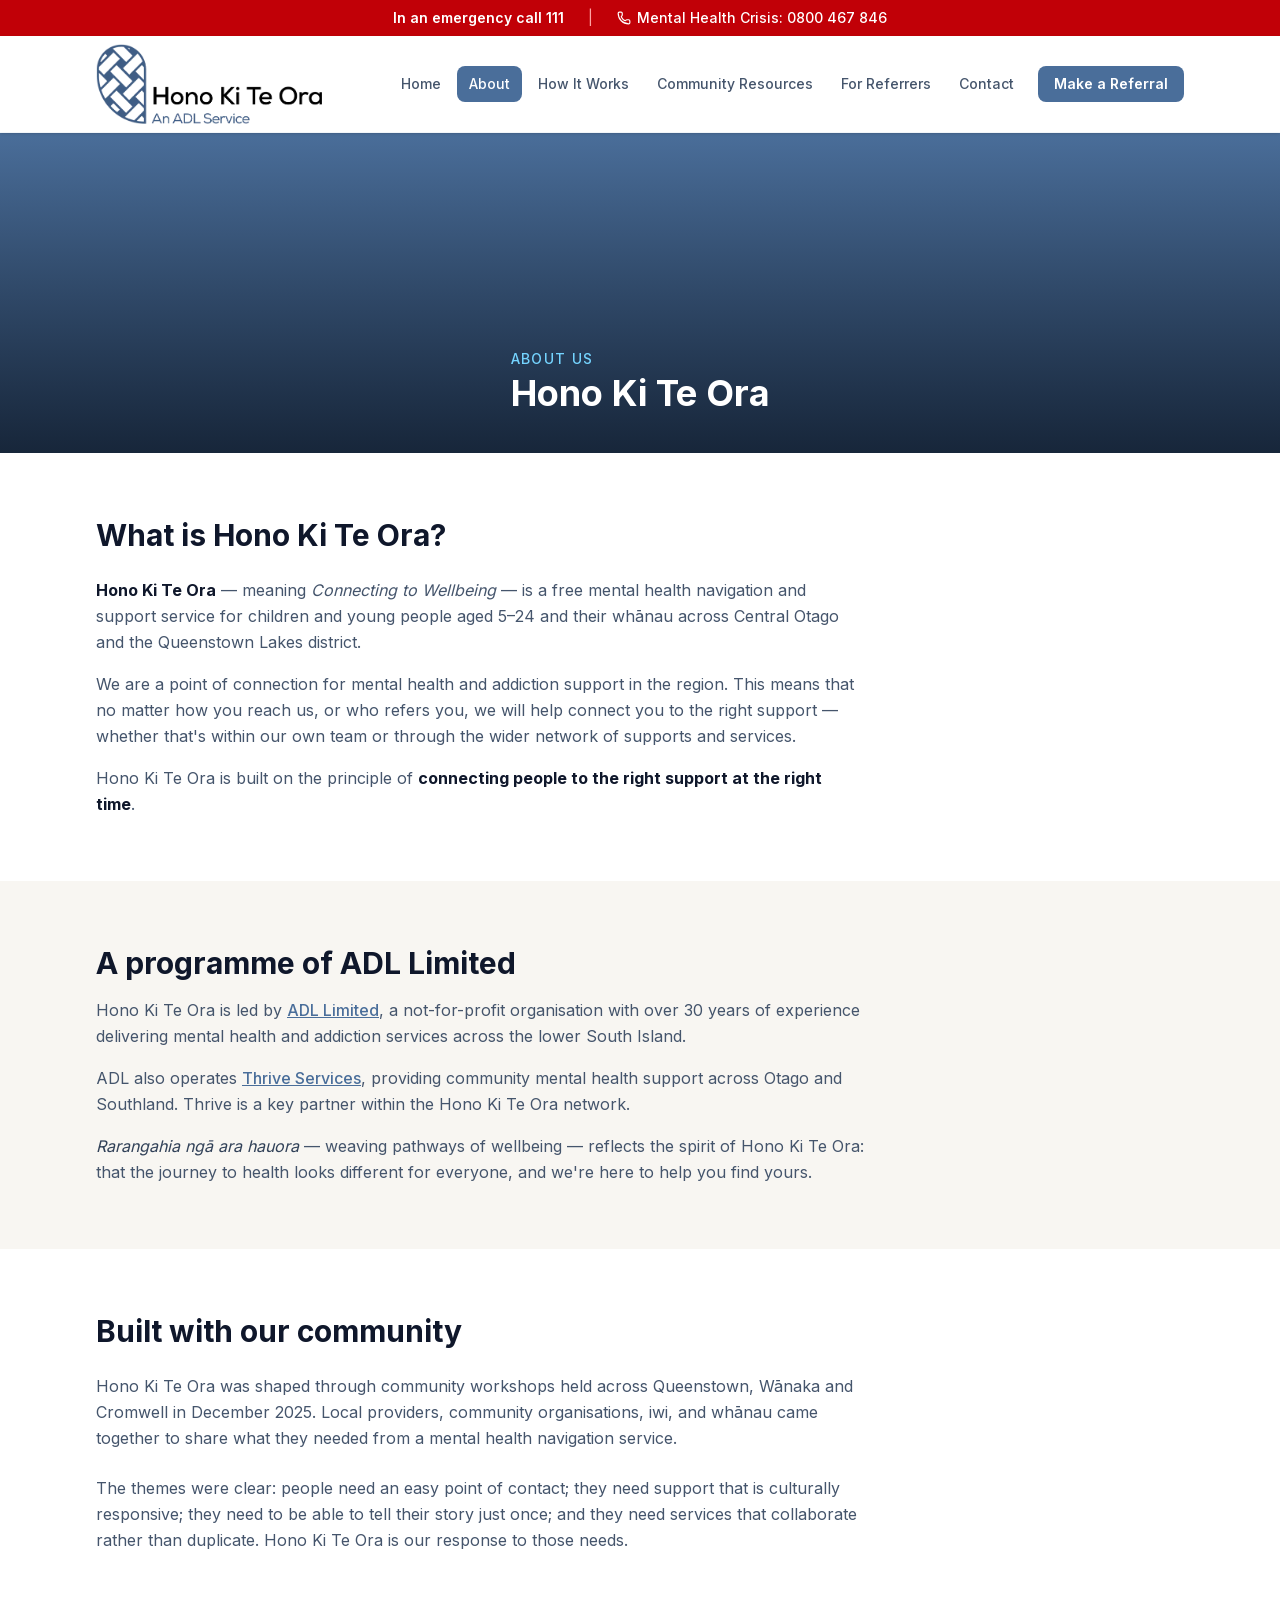
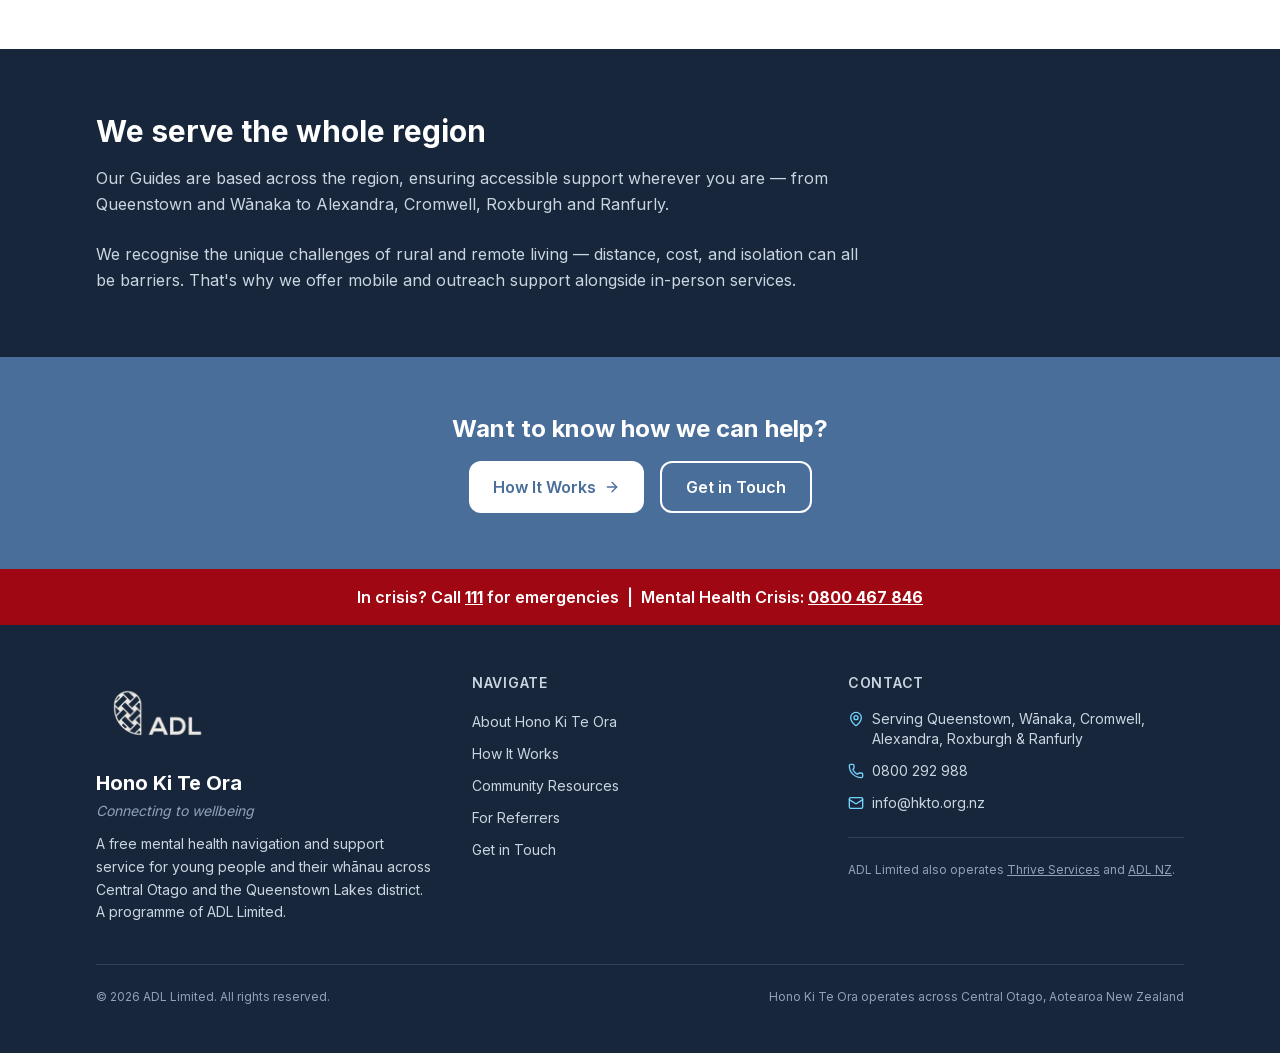
<file: about.html>
<!DOCTYPE html>
<html lang="en-NZ">

<head>
    <meta charset="utf-8" />
    <meta name="viewport" content="width=device-width, initial-scale=1" />
    <link rel="preload" href="media/83afe278b6a6bb3c-s.p.3a6ba036.woff2" as="font" crossorigin="" type="font/woff2" />
    <link rel="stylesheet" href="b2fbe41d7eb8060f.css" />
    <title>About | Hono Ki Te Ora</title>
    <meta name="description" content="Learn about Hono Ki Te Ora — a free mental health navigation and support service for Central Otago, led by ADL Limited." />
    <link rel="icon" href="favicon.ico" sizes="256x256" type="image/x-icon" />
    <style>.photo-fallback { background: linear-gradient(120deg, #4A6E9A, #17263a); }</style>
</head>

<body class="flex flex-col min-h-screen">
    <div class="bg-red-700 text-white text-sm py-2 px-4">
        <div class="max-w-6xl mx-auto flex flex-wrap items-center justify-center gap-x-6 gap-y-1 text-center">
            <span class="font-semibold">In an emergency call 111</span>
            <span class="hidden sm:inline text-red-300">|</span>
            <a href="tel:08004678462" class="flex items-center gap-1.5 hover:underline font-medium">
                <svg xmlns="http://www.w3.org/2000/svg" width="24" height="24" viewBox="0 0 24 24" fill="none" stroke="currentColor" stroke-width="2" stroke-linecap="round" stroke-linejoin="round" class="w-3.5 h-3.5" aria-hidden="true"><path d="M13.832 16.568a1 1 0 0 0 1.213-.303l.355-.465A2 2 0 0 1 17 15h3a2 2 0 0 1 2 2v3a2 2 0 0 1-2 2A18 18 0 0 1 2 4a2 2 0 0 1 2-2h3a2 2 0 0 1 2 2v3a2 2 0 0 1-.8 1.6l-.468.351a1 1 0 0 0-.292 1.233 14 14 0 0 0 6.392 6.384"></path></svg>
                Mental Health Crisis: 0800 467 846
            </a>
        </div>
    </div>

    <header class="relative bg-white border-b border-slate-100 sticky top-0 z-50 shadow-sm">
        <div class="max-w-6xl mx-auto px-4 sm:px-6 lg:px-8">
            <div class="flex items-center justify-between h-24 py-2">
                <a class="flex items-center group" aria-label="Hono Ki Te Ora — An ADL Service" href="index.html">
                    <img alt="Hono Ki Te Ora — An ADL Service" class="h-20 w-auto" src="logos/hkto-logo.webp" />
                </a>
                <nav class="hidden md:flex items-center gap-1">
                    <a class="px-3 py-2 rounded-lg text-sm font-medium transition-colors text-slate-600 hover:text-[#4A6E9A] hover:bg-blue-50" href="index.html">Home</a>
                    <a class="px-3 py-2 rounded-lg text-sm font-medium transition-colors bg-[#4A6E9A] text-white" href="about.html">About</a>
                    <a class="px-3 py-2 rounded-lg text-sm font-medium transition-colors text-slate-600 hover:text-[#4A6E9A] hover:bg-blue-50" href="how-it-works.html">How It Works</a>
                    <a class="px-3 py-2 rounded-lg text-sm font-medium transition-colors text-slate-600 hover:text-[#4A6E9A] hover:bg-blue-50" href="central-lakes-directory.html">Community Resources</a>
                    <a class="px-3 py-2 rounded-lg text-sm font-medium transition-colors text-slate-600 hover:text-[#4A6E9A] hover:bg-blue-50" href="for-referrers.html">For Referrers</a>
                    <a class="px-3 py-2 rounded-lg text-sm font-medium transition-colors text-slate-600 hover:text-[#4A6E9A] hover:bg-blue-50" href="contact.html">Contact</a>
                    <a class="ml-2 px-4 py-2 bg-[#4A6E9A] hover:bg-[#3d5c82] text-white text-sm font-semibold rounded-lg transition-colors" href="referral.html">Make a Referral</a>
                </nav>
                <button id="mb" class="md:hidden p-2 rounded-lg text-slate-600 hover:bg-slate-100" aria-label="Toggle menu">
                    <svg xmlns="http://www.w3.org/2000/svg" width="24" height="24" viewBox="0 0 24 24" fill="none" stroke="currentColor" stroke-width="2" stroke-linecap="round" stroke-linejoin="round" class="w-5 h-5" aria-hidden="true"><path d="M4 5h16"></path><path d="M4 12h16"></path><path d="M4 19h16"></path></svg>
                </button>
            </div>
            <div id="mm" class="hidden md:hidden border-t border-slate-100 py-3 space-y-1">
                <a class="block px-3 py-2 rounded-lg text-sm font-medium text-slate-600 hover:bg-slate-50" href="index.html">Home</a>
                <a class="block px-3 py-2 rounded-lg text-sm font-medium text-slate-600 hover:bg-slate-50" href="about.html">About</a>
                <a class="block px-3 py-2 rounded-lg text-sm font-medium text-slate-600 hover:bg-slate-50" href="how-it-works.html">How It Works</a>
                <a class="block px-3 py-2 rounded-lg text-sm font-medium text-slate-600 hover:bg-slate-50" href="central-lakes-directory.html">Community Resources</a>
                <a class="block px-3 py-2 rounded-lg text-sm font-medium text-slate-600 hover:bg-slate-50" href="for-referrers.html">For Referrers</a>
                <a class="block px-3 py-2 rounded-lg text-sm font-medium text-slate-600 hover:bg-slate-50" href="contact.html">Contact</a>
            </div>
        </div>
    </header>

    <main class="flex-1">
<main class="flex-1"><section class="relative h-64 sm:h-80 flex items-end bg-gradient-to-b from-[#4A6E9A] to-[#17263a]"><div class="relative z-10 max-w-6xl mx-auto px-4 sm:px-6 lg:px-8 pb-10"><p class="text-sky-300 text-sm font-medium uppercase tracking-widest mb-1">About us</p><h1 class="text-3xl sm:text-4xl font-bold text-white">Hono Ki Te Ora</h1></div></section><section class="py-16 bg-white"><div class="max-w-6xl mx-auto px-4 sm:px-6 lg:px-8"><div class="max-w-3xl"><h2 class="text-2xl sm:text-3xl font-bold text-slate-900 mb-6">What is Hono Ki Te Ora?</h2><div class="space-y-4 text-slate-600 leading-relaxed"><p><strong class="text-slate-900">Hono Ki Te Ora</strong> — meaning <em>Connecting to Wellbeing</em> — is a free mental health navigation and support service for children and young people aged 5–24 and their whānau across Central Otago and the Queenstown Lakes district.</p><p>We are a point of connection for mental health and addiction support in the region. This means that no matter how you reach us, or who refers you, we will help connect you to the right support — whether that&#x27;s within our own team or through the wider network of supports and services.</p><p>Hono Ki Te Ora is built on the principle of<!-- --> <strong class="text-slate-900">connecting people to the right support at the right time</strong>.</p></div></div></div></section><section class="py-16 bg-[#f8f6f2]"><div class="max-w-6xl mx-auto px-4 sm:px-6 lg:px-8"><div class="max-w-3xl"><h2 class="text-2xl sm:text-3xl font-bold text-slate-900 mb-4">A programme of ADL Limited</h2><div class="space-y-4 text-slate-600 leading-relaxed"><p>Hono Ki Te Ora is led by<!-- --> <a href="https://www.adlnz.org.nz" target="_blank" rel="noopener noreferrer" class="text-[#4A6E9A] font-medium underline">ADL Limited</a>, a not-for-profit organisation with over 30 years of experience delivering mental health and addiction services across the lower South Island.</p><p>ADL also operates<!-- --> <a href="https://www.thriveservices.org.nz" target="_blank" rel="noopener noreferrer" class="text-[#4A6E9A] font-medium underline">Thrive Services</a>, providing community mental health support across Otago and Southland. Thrive is a key partner within the Hono Ki Te Ora network.</p><p><em class="text-slate-700">Rarangahia ngā ara hauora</em> <!-- -->— weaving pathways of wellbeing — reflects the spirit of Hono Ki Te Ora: that the journey to health looks different for everyone, and we&#x27;re here to help you find yours.</p></div></div></div></section><section class="py-16 bg-white"><div class="max-w-6xl mx-auto px-4 sm:px-6 lg:px-8"><div class="max-w-3xl"><h2 class="text-2xl sm:text-3xl font-bold text-slate-900 mb-6">Built with our community</h2><p class="text-slate-600 leading-relaxed mb-6">Hono Ki Te Ora was shaped through community workshops held across Queenstown, Wānaka and Cromwell in December 2025. Local providers, community organisations, iwi, and whānau came together to share what they needed from a mental health navigation service.</p><p class="text-slate-600 leading-relaxed mb-8">The themes were clear: people need an easy point of contact; they need support that is culturally responsive; they need to be able to tell their story just once; and they need services that collaborate rather than duplicate. Hono Ki Te Ora is our response to those needs.</p></div></div></section><section class="py-16 bg-[#17263a] text-white"><div class="max-w-6xl mx-auto px-4 sm:px-6 lg:px-8"><div class="max-w-3xl"><h2 class="text-2xl sm:text-3xl font-bold mb-4">We serve the whole region</h2><p class="text-slate-300 leading-relaxed mb-6">Our Guides are based across the region, ensuring accessible support wherever you are — from Queenstown and Wānaka to Alexandra, Cromwell, Roxburgh and Ranfurly.</p><p class="text-slate-300 leading-relaxed">We recognise the unique challenges of rural and remote living — distance, cost, and isolation can all be barriers. That&#x27;s why we offer mobile and outreach support alongside in-person services.</p></div></div></section><section class="py-14 bg-[#4A6E9A]"><div class="max-w-3xl mx-auto px-4 text-center"><h2 class="text-2xl font-bold text-white mb-4">Want to know how we can help?</h2><div class="flex flex-wrap gap-4 justify-center"><a class="inline-flex items-center gap-2 px-6 py-3 bg-white text-[#4A6E9A] font-semibold rounded-xl hover:bg-blue-50 transition-colors" href="how-it-works.html">How It Works <svg xmlns="http://www.w3.org/2000/svg" width="24" height="24" viewBox="0 0 24 24" fill="none" stroke="currentColor" stroke-width="2" stroke-linecap="round" stroke-linejoin="round" class="lucide lucide-arrow-right w-4 h-4" aria-hidden="true"><path d="M5 12h14"></path><path d="m12 5 7 7-7 7"></path></svg></a><a class="inline-flex items-center gap-2 px-6 py-3 border-2 border-white text-white font-semibold rounded-xl hover:bg-white/10 transition-colors" href="contact.html">Get in Touch</a></div></div></section></main>
    </main>

    <footer class="bg-[#17263a] text-white">
        <div class="bg-red-800 px-4 py-4">
            <div class="max-w-6xl mx-auto text-center">
                <p class="font-semibold text-sm sm:text-base">In crisis? Call <a href="tel:111" class="underline font-bold">111</a> for emergencies &nbsp;|&nbsp; Mental Health Crisis: <a href="tel:08004678462" class="underline font-bold">0800 467 846</a></p>
            </div>
        </div>
        <div class="max-w-6xl mx-auto px-4 sm:px-6 lg:px-8 py-12">
            <div class="grid grid-cols-1 md:grid-cols-3 gap-10">
                <div>
                    <div class="flex items-center gap-3 mb-4"><img alt="ADL" class="h-20 w-auto" src="logos/adl-landscape-reversed.webp" /></div>
                    <h2 class="text-xl font-bold mb-1">Hono Ki Te Ora</h2>
                    <p class="text-slate-400 text-sm italic mb-3">Connecting to wellbeing</p>
                    <p class="text-slate-300 text-sm leading-relaxed">A free mental health navigation and support service for young people and their whānau across Central Otago and the Queenstown Lakes district. A programme of ADL Limited.</p>
                </div>
                <div>
                    <h3 class="text-sm font-semibold uppercase tracking-wider text-slate-300 mb-4">Navigate</h3>
                    <ul class="space-y-2">
                        <li><a class="text-slate-300 hover:text-white text-sm transition-colors" href="about.html">About Hono Ki Te Ora</a></li>
                        <li><a class="text-slate-300 hover:text-white text-sm transition-colors" href="how-it-works.html">How It Works</a></li>
                        <li><a class="text-slate-300 hover:text-white text-sm transition-colors" href="central-lakes-directory.html">Community Resources</a></li>
                        <li><a class="text-slate-300 hover:text-white text-sm transition-colors" href="for-referrers.html">For Referrers</a></li>
                        <li><a class="text-slate-300 hover:text-white text-sm transition-colors" href="contact.html">Get in Touch</a></li>
                    </ul>
                </div>
                <div>
                    <h3 class="text-sm font-semibold uppercase tracking-wider text-slate-300 mb-4">Contact</h3>
                    <ul class="space-y-3 text-sm text-slate-300">
                        <li class="flex items-start gap-2"><svg xmlns="http://www.w3.org/2000/svg" width="24" height="24" viewBox="0 0 24 24" fill="none" stroke="currentColor" stroke-width="2" stroke-linecap="round" stroke-linejoin="round" class="w-4 h-4 mt-0.5 shrink-0 text-sky-300" aria-hidden="true"><path d="M20 10c0 4.993-5.539 10.193-7.399 11.799a1 1 0 0 1-1.202 0C9.539 20.193 4 14.993 4 10a8 8 0 0 1 16 0"></path><circle cx="12" cy="10" r="3"></circle></svg><span>Serving Queenstown, Wānaka, Cromwell, Alexandra, Roxburgh &amp; Ranfurly</span></li>
                        <li class="flex items-center gap-2"><svg xmlns="http://www.w3.org/2000/svg" width="24" height="24" viewBox="0 0 24 24" fill="none" stroke="currentColor" stroke-width="2" stroke-linecap="round" stroke-linejoin="round" class="w-4 h-4 shrink-0 text-sky-300" aria-hidden="true"><path d="M13.832 16.568a1 1 0 0 0 1.213-.303l.355-.465A2 2 0 0 1 17 15h3a2 2 0 0 1 2 2v3a2 2 0 0 1-2 2A18 18 0 0 1 2 4a2 2 0 0 1 2-2h3a2 2 0 0 1 2 2v3a2 2 0 0 1-.8 1.6l-.468.351a1 1 0 0 0-.292 1.233 14 14 0 0 0 6.392 6.384"></path></svg><a href="tel:0800292988" class="hover:text-white transition-colors">0800 292 988</a></li>
                        <li class="flex items-center gap-2"><svg xmlns="http://www.w3.org/2000/svg" width="24" height="24" viewBox="0 0 24 24" fill="none" stroke="currentColor" stroke-width="2" stroke-linecap="round" stroke-linejoin="round" class="w-4 h-4 shrink-0 text-sky-300" aria-hidden="true"><path d="m22 7-8.991 5.727a2 2 0 0 1-2.009 0L2 7"></path><rect x="2" y="4" width="20" height="16" rx="2"></rect></svg><a href="mailto:info@hkto.org.nz" class="hover:text-white transition-colors">info@hkto.org.nz</a></li>
                    </ul>
                    <div class="mt-6 pt-6 border-t border-slate-700">
                        <p class="text-xs text-slate-400">ADL Limited also operates <a href="https://www.thriveservices.org.nz" target="_blank" rel="noopener noreferrer" class="text-slate-400 hover:text-white underline">Thrive Services</a> and <a href="https://www.adlnz.org.nz" target="_blank" rel="noopener noreferrer" class="text-slate-400 hover:text-white underline">ADL NZ</a>.</p>
                    </div>
                </div>
            </div>
            <div class="mt-10 pt-6 border-t border-slate-700 flex flex-col sm:flex-row items-center justify-between gap-2 text-xs text-slate-400">
                <p>© 2026 ADL Limited. All rights reserved.</p>
                <p>Hono Ki Te Ora operates across Central Otago, Aotearoa New Zealand</p>
            </div>
        </div>
    </footer>

    <script>
        document.getElementById("mb").onclick = () => document.getElementById("mm").classList.toggle("hidden");
    </script>
    <script src="link-mode.js" defer></script>
</body>

</html>
</file>
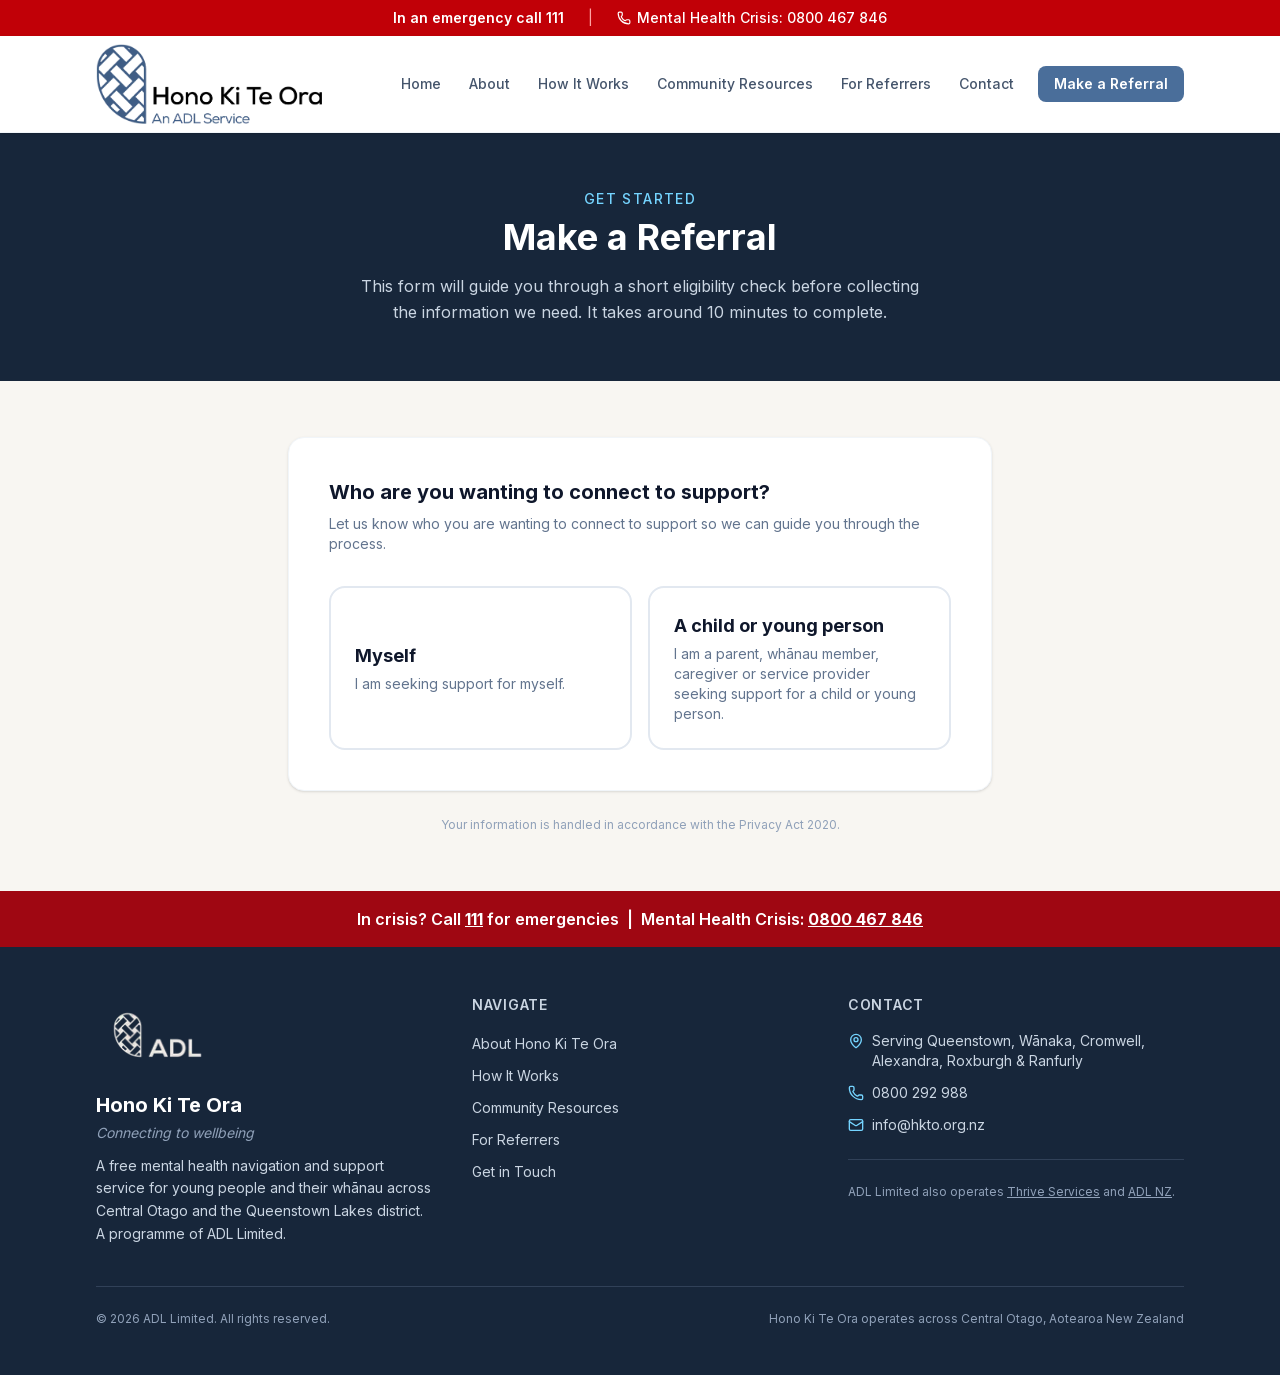
<file: referral.html>
<!DOCTYPE html>
<html lang="en-NZ">

<head>
    <meta charset="utf-8" />
    <meta name="viewport" content="width=device-width, initial-scale=1" />
    <link rel="preload" href="media/83afe278b6a6bb3c-s.p.3a6ba036.woff2" as="font" crossorigin="" type="font/woff2" />
    <link rel="stylesheet" href="b2fbe41d7eb8060f.css" />
    <title>Make a Referral | Hono Ki Te Ora</title>
    <meta name="description" content="Refer yourself or a child or young person to Hono Ki Te Ora — free mental health support for 5–24 year olds in the Central Lakes region." />
    <link rel="icon" href="favicon.ico" sizes="256x256" type="image/x-icon" />
    <style>.photo-fallback { background: linear-gradient(120deg, #4A6E9A, #17263a); }</style>
</head>

<body class="flex flex-col min-h-screen">
    <div class="bg-red-700 text-white text-sm py-2 px-4">
        <div class="max-w-6xl mx-auto flex flex-wrap items-center justify-center gap-x-6 gap-y-1 text-center">
            <span class="font-semibold">In an emergency call 111</span>
            <span class="hidden sm:inline text-red-300">|</span>
            <a href="tel:08004678462" class="flex items-center gap-1.5 hover:underline font-medium">
                <svg xmlns="http://www.w3.org/2000/svg" width="24" height="24" viewBox="0 0 24 24" fill="none" stroke="currentColor" stroke-width="2" stroke-linecap="round" stroke-linejoin="round" class="w-3.5 h-3.5" aria-hidden="true"><path d="M13.832 16.568a1 1 0 0 0 1.213-.303l.355-.465A2 2 0 0 1 17 15h3a2 2 0 0 1 2 2v3a2 2 0 0 1-2 2A18 18 0 0 1 2 4a2 2 0 0 1 2-2h3a2 2 0 0 1 2 2v3a2 2 0 0 1-.8 1.6l-.468.351a1 1 0 0 0-.292 1.233 14 14 0 0 0 6.392 6.384"></path></svg>
                Mental Health Crisis: 0800 467 846
            </a>
        </div>
    </div>

    <header class="relative bg-white border-b border-slate-100 sticky top-0 z-50 shadow-sm">
        <div class="max-w-6xl mx-auto px-4 sm:px-6 lg:px-8">
            <div class="flex items-center justify-between h-24 py-2">
                <a class="flex items-center group" aria-label="Hono Ki Te Ora — An ADL Service" href="index.html">
                    <img alt="Hono Ki Te Ora — An ADL Service" class="h-20 w-auto" src="logos/hkto-logo.webp" />
                </a>
                <nav class="hidden md:flex items-center gap-1">
                    <a class="px-3 py-2 rounded-lg text-sm font-medium transition-colors text-slate-600 hover:text-[#4A6E9A] hover:bg-blue-50" href="index.html">Home</a>
                    <a class="px-3 py-2 rounded-lg text-sm font-medium transition-colors text-slate-600 hover:text-[#4A6E9A] hover:bg-blue-50" href="about.html">About</a>
                    <a class="px-3 py-2 rounded-lg text-sm font-medium transition-colors text-slate-600 hover:text-[#4A6E9A] hover:bg-blue-50" href="how-it-works.html">How It Works</a>
                    <a class="px-3 py-2 rounded-lg text-sm font-medium transition-colors text-slate-600 hover:text-[#4A6E9A] hover:bg-blue-50" href="central-lakes-directory.html">Community Resources</a>
                    <a class="px-3 py-2 rounded-lg text-sm font-medium transition-colors text-slate-600 hover:text-[#4A6E9A] hover:bg-blue-50" href="for-referrers.html">For Referrers</a>
                    <a class="px-3 py-2 rounded-lg text-sm font-medium transition-colors text-slate-600 hover:text-[#4A6E9A] hover:bg-blue-50" href="contact.html">Contact</a>
                    <a class="ml-2 px-4 py-2 bg-[#4A6E9A] hover:bg-[#3d5c82] text-white text-sm font-semibold rounded-lg transition-colors" href="referral.html">Make a Referral</a>
                </nav>
                <button id="mb" class="md:hidden p-2 rounded-lg text-slate-600 hover:bg-slate-100" aria-label="Toggle menu">
                    <svg xmlns="http://www.w3.org/2000/svg" width="24" height="24" viewBox="0 0 24 24" fill="none" stroke="currentColor" stroke-width="2" stroke-linecap="round" stroke-linejoin="round" class="w-5 h-5" aria-hidden="true"><path d="M4 5h16"></path><path d="M4 12h16"></path><path d="M4 19h16"></path></svg>
                </button>
            </div>
            <div id="mm" class="hidden md:hidden border-t border-slate-100 py-3 space-y-1">
                <a class="block px-3 py-2 rounded-lg text-sm font-medium text-slate-600 hover:bg-slate-50" href="index.html">Home</a>
                <a class="block px-3 py-2 rounded-lg text-sm font-medium text-slate-600 hover:bg-slate-50" href="about.html">About</a>
                <a class="block px-3 py-2 rounded-lg text-sm font-medium text-slate-600 hover:bg-slate-50" href="how-it-works.html">How It Works</a>
                <a class="block px-3 py-2 rounded-lg text-sm font-medium text-slate-600 hover:bg-slate-50" href="central-lakes-directory.html">Community Resources</a>
                <a class="block px-3 py-2 rounded-lg text-sm font-medium text-slate-600 hover:bg-slate-50" href="for-referrers.html">For Referrers</a>
                <a class="block px-3 py-2 rounded-lg text-sm font-medium text-slate-600 hover:bg-slate-50" href="contact.html">Contact</a>
            </div>
        </div>
    </header>

    <main class="flex-1">
<main class="flex-1"><section class="bg-[#17263a] py-14 px-4"><div class="max-w-3xl mx-auto text-center"><p class="text-sky-300 text-sm font-medium uppercase tracking-widest mb-2">Get started</p><h1 class="text-3xl sm:text-4xl font-bold text-white mb-4">Make a Referral</h1><p class="text-slate-300 text-base leading-relaxed max-w-xl mx-auto">This form will guide you through a short eligibility check before collecting the information we need. It takes around 10 minutes to complete.</p></div></section><section class="py-14 bg-[#f8f6f2]"><div class="max-w-3xl mx-auto px-4 sm:px-6 lg:px-8"><div class="bg-white rounded-2xl shadow-sm border border-slate-100 p-8 sm:p-10"><div><h2 class="text-xl font-bold text-slate-900 mb-2">Who are you wanting to connect to support?</h2><p class="text-slate-500 text-sm mb-8">Let us know who you are wanting to connect to support so we can guide you through the process.</p><div class="grid grid-cols-1 sm:grid-cols-2 gap-4"><button type="button" class="text-left p-6 rounded-2xl border-2 border-slate-200 hover:border-[#4A6E9A] hover:bg-blue-50 transition-all group"><div class="font-bold text-slate-900 text-lg mb-1 group-hover:text-[#4A6E9A] transition-colors">Myself</div><div class="text-sm text-slate-500">I am seeking support for myself.</div></button><button type="button" class="text-left p-6 rounded-2xl border-2 border-slate-200 hover:border-[#4A6E9A] hover:bg-blue-50 transition-all group"><div class="font-bold text-slate-900 text-lg mb-1 group-hover:text-[#4A6E9A] transition-colors">A child or young person</div><div class="text-sm text-slate-500">I am a parent, whānau member, caregiver or service provider seeking support for a child or young person.</div></button></div></div></div><p class="text-center text-xs text-slate-400 mt-6 leading-relaxed">Your information is handled in accordance with the Privacy Act 2020.</p></div></section></main>
    </main>

    <footer class="bg-[#17263a] text-white">
        <div class="bg-red-800 px-4 py-4">
            <div class="max-w-6xl mx-auto text-center">
                <p class="font-semibold text-sm sm:text-base">In crisis? Call <a href="tel:111" class="underline font-bold">111</a> for emergencies &nbsp;|&nbsp; Mental Health Crisis: <a href="tel:08004678462" class="underline font-bold">0800 467 846</a></p>
            </div>
        </div>
        <div class="max-w-6xl mx-auto px-4 sm:px-6 lg:px-8 py-12">
            <div class="grid grid-cols-1 md:grid-cols-3 gap-10">
                <div>
                    <div class="flex items-center gap-3 mb-4"><img alt="ADL" class="h-20 w-auto" src="logos/adl-landscape-reversed.webp" /></div>
                    <h2 class="text-xl font-bold mb-1">Hono Ki Te Ora</h2>
                    <p class="text-slate-400 text-sm italic mb-3">Connecting to wellbeing</p>
                    <p class="text-slate-300 text-sm leading-relaxed">A free mental health navigation and support service for young people and their whānau across Central Otago and the Queenstown Lakes district. A programme of ADL Limited.</p>
                </div>
                <div>
                    <h3 class="text-sm font-semibold uppercase tracking-wider text-slate-300 mb-4">Navigate</h3>
                    <ul class="space-y-2">
                        <li><a class="text-slate-300 hover:text-white text-sm transition-colors" href="about.html">About Hono Ki Te Ora</a></li>
                        <li><a class="text-slate-300 hover:text-white text-sm transition-colors" href="how-it-works.html">How It Works</a></li>
                        <li><a class="text-slate-300 hover:text-white text-sm transition-colors" href="central-lakes-directory.html">Community Resources</a></li>
                        <li><a class="text-slate-300 hover:text-white text-sm transition-colors" href="for-referrers.html">For Referrers</a></li>
                        <li><a class="text-slate-300 hover:text-white text-sm transition-colors" href="contact.html">Get in Touch</a></li>
                    </ul>
                </div>
                <div>
                    <h3 class="text-sm font-semibold uppercase tracking-wider text-slate-300 mb-4">Contact</h3>
                    <ul class="space-y-3 text-sm text-slate-300">
                        <li class="flex items-start gap-2"><svg xmlns="http://www.w3.org/2000/svg" width="24" height="24" viewBox="0 0 24 24" fill="none" stroke="currentColor" stroke-width="2" stroke-linecap="round" stroke-linejoin="round" class="w-4 h-4 mt-0.5 shrink-0 text-sky-300" aria-hidden="true"><path d="M20 10c0 4.993-5.539 10.193-7.399 11.799a1 1 0 0 1-1.202 0C9.539 20.193 4 14.993 4 10a8 8 0 0 1 16 0"></path><circle cx="12" cy="10" r="3"></circle></svg><span>Serving Queenstown, Wānaka, Cromwell, Alexandra, Roxburgh &amp; Ranfurly</span></li>
                        <li class="flex items-center gap-2"><svg xmlns="http://www.w3.org/2000/svg" width="24" height="24" viewBox="0 0 24 24" fill="none" stroke="currentColor" stroke-width="2" stroke-linecap="round" stroke-linejoin="round" class="w-4 h-4 shrink-0 text-sky-300" aria-hidden="true"><path d="M13.832 16.568a1 1 0 0 0 1.213-.303l.355-.465A2 2 0 0 1 17 15h3a2 2 0 0 1 2 2v3a2 2 0 0 1-2 2A18 18 0 0 1 2 4a2 2 0 0 1 2-2h3a2 2 0 0 1 2 2v3a2 2 0 0 1-.8 1.6l-.468.351a1 1 0 0 0-.292 1.233 14 14 0 0 0 6.392 6.384"></path></svg><a href="tel:0800292988" class="hover:text-white transition-colors">0800 292 988</a></li>
                        <li class="flex items-center gap-2"><svg xmlns="http://www.w3.org/2000/svg" width="24" height="24" viewBox="0 0 24 24" fill="none" stroke="currentColor" stroke-width="2" stroke-linecap="round" stroke-linejoin="round" class="w-4 h-4 shrink-0 text-sky-300" aria-hidden="true"><path d="m22 7-8.991 5.727a2 2 0 0 1-2.009 0L2 7"></path><rect x="2" y="4" width="20" height="16" rx="2"></rect></svg><a href="mailto:info@hkto.org.nz" class="hover:text-white transition-colors">info@hkto.org.nz</a></li>
                    </ul>
                    <div class="mt-6 pt-6 border-t border-slate-700">
                        <p class="text-xs text-slate-400">ADL Limited also operates <a href="https://www.thriveservices.org.nz" target="_blank" rel="noopener noreferrer" class="text-slate-400 hover:text-white underline">Thrive Services</a> and <a href="https://www.adlnz.org.nz" target="_blank" rel="noopener noreferrer" class="text-slate-400 hover:text-white underline">ADL NZ</a>.</p>
                    </div>
                </div>
            </div>
            <div class="mt-10 pt-6 border-t border-slate-700 flex flex-col sm:flex-row items-center justify-between gap-2 text-xs text-slate-400">
                <p>© 2026 ADL Limited. All rights reserved.</p>
                <p>Hono Ki Te Ora operates across Central Otago, Aotearoa New Zealand</p>
            </div>
        </div>
    </footer>

    <script>
        document.getElementById("mb").onclick = () => document.getElementById("mm").classList.toggle("hidden");
    </script>
    <script src="link-mode.js" defer></script>
</body>

</html>
</file>
<file: b2fbe41d7eb8060f.css>
@font-face{font-family:Inter;font-style:normal;font-weight:100 900;font-display:swap;src:url(../media/2c55a0e60120577a-s.2a48534a.woff2)format("woff2");unicode-range:U+460-52F,U+1C80-1C8A,U+20B4,U+2DE0-2DFF,U+A640-A69F,U+FE2E-FE2F}@font-face{font-family:Inter;font-style:normal;font-weight:100 900;font-display:swap;src:url(../media/9c72aa0f40e4eef8-s.18a48cbc.woff2)format("woff2");unicode-range:U+301,U+400-45F,U+490-491,U+4B0-4B1,U+2116}@font-face{font-family:Inter;font-style:normal;font-weight:100 900;font-display:swap;src:url(../media/ad66f9afd8947f86-s.7a40eb73.woff2)format("woff2");unicode-range:U+1F??}@font-face{font-family:Inter;font-style:normal;font-weight:100 900;font-display:swap;src:url(../media/5476f68d60460930-s.c995e352.woff2)format("woff2");unicode-range:U+370-377,U+37A-37F,U+384-38A,U+38C,U+38E-3A1,U+3A3-3FF}@font-face{font-family:Inter;font-style:normal;font-weight:100 900;font-display:swap;src:url(../media/2bbe8d2671613f1f-s.76dcb0b2.woff2)format("woff2");unicode-range:U+102-103,U+110-111,U+128-129,U+168-169,U+1A0-1A1,U+1AF-1B0,U+300-301,U+303-304,U+308-309,U+323,U+329,U+1EA0-1EF9,U+20AB}@font-face{font-family:Inter;font-style:normal;font-weight:100 900;font-display:swap;src:url(../media/1bffadaabf893a1e-s.7cd81963.woff2)format("woff2");unicode-range:U+100-2BA,U+2BD-2C5,U+2C7-2CC,U+2CE-2D7,U+2DD-2FF,U+304,U+308,U+329,U+1D00-1DBF,U+1E00-1E9F,U+1EF2-1EFF,U+2020,U+20A0-20AB,U+20AD-20C0,U+2113,U+2C60-2C7F,U+A720-A7FF}@font-face{font-family:Inter;font-style:normal;font-weight:100 900;font-display:swap;src:url(../media/83afe278b6a6bb3c-s.p.3a6ba036.woff2)format("woff2");unicode-range:U+??,U+131,U+152-153,U+2BB-2BC,U+2C6,U+2DA,U+2DC,U+304,U+308,U+329,U+2000-206F,U+20AC,U+2122,U+2191,U+2193,U+2212,U+2215,U+FEFF,U+FFFD}@font-face{font-family:Inter Fallback;src:local(Arial);ascent-override:90.44%;descent-override:22.52%;line-gap-override:0.0%;size-adjust:107.12%}.inter_5972bc34-module__OU16Qa__className{font-family:Inter,Inter Fallback;font-style:normal}
@layer properties{@supports (((-webkit-hyphens:none)) and (not (margin-trim:inline))) or ((-moz-orient:inline) and (not (color:rgb(from red r g b)))){*,:before,:after,::backdrop{--tw-space-y-reverse:0;--tw-border-style:solid;--tw-gradient-position:initial;--tw-gradient-from:#0000;--tw-gradient-via:#0000;--tw-gradient-to:#0000;--tw-gradient-stops:initial;--tw-gradient-via-stops:initial;--tw-gradient-from-position:0%;--tw-gradient-via-position:50%;--tw-gradient-to-position:100%;--tw-leading:initial;--tw-font-weight:initial;--tw-tracking:initial;--tw-shadow:0 0 #0000;--tw-shadow-color:initial;--tw-shadow-alpha:100%;--tw-inset-shadow:0 0 #0000;--tw-inset-shadow-color:initial;--tw-inset-shadow-alpha:100%;--tw-ring-color:initial;--tw-ring-shadow:0 0 #0000;--tw-inset-ring-color:initial;--tw-inset-ring-shadow:0 0 #0000;--tw-ring-inset:initial;--tw-ring-offset-width:0px;--tw-ring-offset-color:#fff;--tw-ring-offset-shadow:0 0 #0000;--tw-duration:initial}}}@layer theme{:root,:host{--font-sans:ui-sans-serif,system-ui,sans-serif,"Apple Color Emoji","Segoe UI Emoji","Segoe UI Symbol","Noto Color Emoji";--font-mono:ui-monospace,SFMono-Regular,Menlo,Monaco,Consolas,"Liberation Mono","Courier New",monospace;--color-red-50:#fef2f2;--color-red-200:#ffcaca;--color-red-300:#ffa3a3;--color-red-500:#fb2c36;--color-red-600:#e40014;--color-red-700:#bf000f;--color-red-800:#9f0712;--color-amber-50:#fffbeb;--color-amber-100:#fef3c6;--color-amber-200:#fee685;--color-amber-600:#dd7400;--color-green-50:#f0fdf4;--color-green-200:#b9f8cf;--color-green-500:#00c758;--color-sky-300:#77d4ff;--color-blue-50:#eff6ff;--color-slate-50:#f8fafc;--color-slate-100:#f1f5f9;--color-slate-200:#e2e8f0;--color-slate-300:#cad5e2;--color-slate-400:#90a1b9;--color-slate-500:#62748e;--color-slate-600:#45556c;--color-slate-700:#314158;--color-slate-800:#1d293d;--color-slate-900:#0f172b;--color-black:#000;--color-white:#fff;--spacing:.25rem;--container-md:28rem;--container-xl:36rem;--container-2xl:42rem;--container-3xl:48rem;--container-6xl:72rem;--text-xs:.75rem;--text-xs--line-height:calc(1/.75);--text-sm:.875rem;--text-sm--line-height:calc(1.25/.875);--text-base:1rem;--text-base--line-height:calc(1.5/1);--text-lg:1.125rem;--text-lg--line-height:calc(1.75/1.125);--text-xl:1.25rem;--text-xl--line-height:calc(1.75/1.25);--text-2xl:1.5rem;--text-2xl--line-height:calc(2/1.5);--text-3xl:1.875rem;--text-3xl--line-height:calc(2.25/1.875);--text-4xl:2.25rem;--text-4xl--line-height:calc(2.5/2.25);--text-5xl:3rem;--text-5xl--line-height:1;--text-6xl:3.75rem;--text-6xl--line-height:1;--font-weight-light:300;--font-weight-normal:400;--font-weight-medium:500;--font-weight-semibold:600;--font-weight-bold:700;--font-weight-extrabold:800;--tracking-wider:.05em;--tracking-widest:.1em;--leading-tight:1.25;--leading-relaxed:1.625;--radius-lg:.5rem;--radius-xl:.75rem;--radius-2xl:1rem;--animate-spin:spin 1s linear infinite;--default-transition-duration:.15s;--default-transition-timing-function:cubic-bezier(.4,0,.2,1);--default-font-family:var(--font-sans);--default-mono-font-family:var(--font-mono)}@supports (color:lab(0% 0 0)){:root,:host{--color-red-50:lab(96.5005% 4.18508 1.52328);--color-red-200:lab(86.017% 19.8815 7.75869);--color-red-300:lab(76.5514% 36.422 15.5335);--color-red-500:lab(55.4814% 75.0732 48.8528);--color-red-600:lab(48.4493% 77.4328 61.5452);--color-red-700:lab(40.4273% 67.2623 53.7441);--color-red-800:lab(33.7174% 55.8993 41.0293);--color-amber-50:lab(98.6252% -.635922 8.42309);--color-amber-100:lab(95.916% -1.21653 23.111);--color-amber-200:lab(91.7203% -.505269 49.9084);--color-amber-600:lab(60.3514% 40.5624 87.1228);--color-green-50:lab(98.1563% -5.60117 2.75915);--color-green-200:lab(92.4222% -26.4702 12.9427);--color-green-500:lab(70.5521% -66.5147 45.8073);--color-sky-300:lab(80.3307% -20.2945 -31.385);--color-blue-50:lab(96.492% -1.14644 -5.11479);--color-slate-50:lab(98.1434% -.369519 -1.05966);--color-slate-100:lab(96.286% -.852436 -2.46847);--color-slate-200:lab(91.7353% -.998765 -4.76968);--color-slate-300:lab(84.7652% -1.94535 -7.93337);--color-slate-400:lab(65.5349% -2.25151 -14.5072);--color-slate-500:lab(48.0876% -2.03595 -16.5814);--color-slate-600:lab(35.5623% -1.74978 -15.4316);--color-slate-700:lab(26.9569% -1.47016 -15.6993);--color-slate-800:lab(16.132% -.318035 -14.6672);--color-slate-900:lab(7.78673% 1.82345 -15.0537)}}}@layer base{*,:after,:before,::backdrop{box-sizing:border-box;border:0 solid;margin:0;padding:0}::file-selector-button{box-sizing:border-box;border:0 solid;margin:0;padding:0}html,:host{-webkit-text-size-adjust:100%;tab-size:4;line-height:1.5;font-family:var(--default-font-family,ui-sans-serif,system-ui,sans-serif,"Apple Color Emoji","Segoe UI Emoji","Segoe UI Symbol","Noto Color Emoji");font-feature-settings:var(--default-font-feature-settings,normal);font-variation-settings:var(--default-font-variation-settings,normal);-webkit-tap-highlight-color:transparent}hr{height:0;color:inherit;border-top-width:1px}abbr:where([title]){-webkit-text-decoration:underline dotted;text-decoration:underline dotted}h1,h2,h3,h4,h5,h6{font-size:inherit;font-weight:inherit}a{color:inherit;-webkit-text-decoration:inherit;-webkit-text-decoration:inherit;-webkit-text-decoration:inherit;-webkit-text-decoration:inherit;text-decoration:inherit}b,strong{font-weight:bolder}code,kbd,samp,pre{font-family:var(--default-mono-font-family,ui-monospace,SFMono-Regular,Menlo,Monaco,Consolas,"Liberation Mono","Courier New",monospace);font-feature-settings:var(--default-mono-font-feature-settings,normal);font-variation-settings:var(--default-mono-font-variation-settings,normal);font-size:1em}small{font-size:80%}sub,sup{vertical-align:baseline;font-size:75%;line-height:0;position:relative}sub{bottom:-.25em}sup{top:-.5em}table{text-indent:0;border-color:inherit;border-collapse:collapse}:-moz-focusring{outline:auto}progress{vertical-align:baseline}summary{display:list-item}ol,ul,menu{list-style:none}img,svg,video,canvas,audio,iframe,embed,object{vertical-align:middle;display:block}img,video{max-width:100%;height:auto}button,input,select,optgroup,textarea{font:inherit;font-feature-settings:inherit;font-variation-settings:inherit;letter-spacing:inherit;color:inherit;opacity:1;background-color:#0000;border-radius:0}::file-selector-button{font:inherit;font-feature-settings:inherit;font-variation-settings:inherit;letter-spacing:inherit;color:inherit;opacity:1;background-color:#0000;border-radius:0}:where(select:is([multiple],[size])) optgroup{font-weight:bolder}:where(select:is([multiple],[size])) optgroup option{padding-inline-start:20px}::file-selector-button{margin-inline-end:4px}::placeholder{opacity:1}@supports (not ((-webkit-appearance:-apple-pay-button))) or (contain-intrinsic-size:1px){::placeholder{color:currentColor}@supports (color:color-mix(in lab, red, red)){::placeholder{color:color-mix(in oklab,currentcolor 50%,transparent)}}}textarea{resize:vertical}::-webkit-search-decoration{-webkit-appearance:none}::-webkit-date-and-time-value{min-height:1lh;text-align:inherit}::-webkit-datetime-edit{display:inline-flex}::-webkit-datetime-edit-fields-wrapper{padding:0}::-webkit-datetime-edit{padding-block:0}::-webkit-datetime-edit-year-field{padding-block:0}::-webkit-datetime-edit-month-field{padding-block:0}::-webkit-datetime-edit-day-field{padding-block:0}::-webkit-datetime-edit-hour-field{padding-block:0}::-webkit-datetime-edit-minute-field{padding-block:0}::-webkit-datetime-edit-second-field{padding-block:0}::-webkit-datetime-edit-millisecond-field{padding-block:0}::-webkit-datetime-edit-meridiem-field{padding-block:0}::-webkit-calendar-picker-indicator{line-height:1}:-moz-ui-invalid{box-shadow:none}button,input:where([type=button],[type=reset],[type=submit]){appearance:button}::file-selector-button{appearance:button}::-webkit-inner-spin-button{height:auto}::-webkit-outer-spin-button{height:auto}[hidden]:where(:not([hidden=until-found])){display:none!important}}@layer components;@layer utilities{.sr-only{clip-path:inset(50%);white-space:nowrap;border-width:0;width:1px;height:1px;margin:-1px;padding:0;position:absolute;overflow:hidden}.absolute{position:absolute}.relative{position:relative}.sticky{position:sticky}.inset-0{inset:calc(var(--spacing)*0)}.start{inset-inline-start:var(--spacing)}.top-0{top:calc(var(--spacing)*0)}.right-0{right:calc(var(--spacing)*0)}.bottom-0{bottom:calc(var(--spacing)*0)}.left-0{left:calc(var(--spacing)*0)}.z-10{z-index:10}.z-50{z-index:50}.col-span-2{grid-column:span 2/span 2}.mx-auto{margin-inline:auto}.my-6{margin-block:calc(var(--spacing)*6)}.mt-0\.5{margin-top:calc(var(--spacing)*.5)}.mt-1{margin-top:calc(var(--spacing)*1)}.mt-1\.5{margin-top:calc(var(--spacing)*1.5)}.mt-2{margin-top:calc(var(--spacing)*2)}.mt-3{margin-top:calc(var(--spacing)*3)}.mt-4{margin-top:calc(var(--spacing)*4)}.mt-6{margin-top:calc(var(--spacing)*6)}.mt-8{margin-top:calc(var(--spacing)*8)}.mt-10{margin-top:calc(var(--spacing)*10)}.mb-0\.5{margin-bottom:calc(var(--spacing)*.5)}.mb-1{margin-bottom:calc(var(--spacing)*1)}.mb-1\.5{margin-bottom:calc(var(--spacing)*1.5)}.mb-2{margin-bottom:calc(var(--spacing)*2)}.mb-3{margin-bottom:calc(var(--spacing)*3)}.mb-4{margin-bottom:calc(var(--spacing)*4)}.mb-6{margin-bottom:calc(var(--spacing)*6)}.mb-8{margin-bottom:calc(var(--spacing)*8)}.mb-10{margin-bottom:calc(var(--spacing)*10)}.mb-12{margin-bottom:calc(var(--spacing)*12)}.mb-14{margin-bottom:calc(var(--spacing)*14)}.ml-2{margin-left:calc(var(--spacing)*2)}.block{display:block}.flex{display:flex}.grid{display:grid}.hidden{display:none}.inline-block{display:inline-block}.inline-flex{display:inline-flex}.aspect-\[16\/9\]{aspect-ratio:16/9}.h-1\.5{height:calc(var(--spacing)*1.5)}.h-2{height:calc(var(--spacing)*2)}.h-3\.5{height:calc(var(--spacing)*3.5)}.h-4{height:calc(var(--spacing)*4)}.h-5{height:calc(var(--spacing)*5)}.h-6{height:calc(var(--spacing)*6)}.h-7{height:calc(var(--spacing)*7)}.h-8{height:calc(var(--spacing)*8)}.h-12{height:calc(var(--spacing)*12)}.h-20{height:calc(var(--spacing)*20)}.h-24{height:calc(var(--spacing)*24)}.h-52{height:calc(var(--spacing)*52)}.h-56{height:calc(var(--spacing)*56)}.h-64{height:calc(var(--spacing)*64)}.h-72{height:calc(var(--spacing)*72)}.h-80{height:calc(var(--spacing)*80)}.h-full{height:100%}.min-h-\[90vh\]{min-height:90vh}.min-h-screen{min-height:100vh}.w-1\.5{width:calc(var(--spacing)*1.5)}.w-2{width:calc(var(--spacing)*2)}.w-3\.5{width:calc(var(--spacing)*3.5)}.w-4{width:calc(var(--spacing)*4)}.w-5{width:calc(var(--spacing)*5)}.w-6{width:calc(var(--spacing)*6)}.w-7{width:calc(var(--spacing)*7)}.w-8{width:calc(var(--spacing)*8)}.w-12{width:calc(var(--spacing)*12)}.w-auto{width:auto}.w-full{width:100%}.max-w-2xl{max-width:var(--container-2xl)}.max-w-3xl{max-width:var(--container-3xl)}.max-w-6xl{max-width:var(--container-6xl)}.max-w-md{max-width:var(--container-md)}.max-w-xl{max-width:var(--container-xl)}.flex-1{flex:1}.shrink-0{flex-shrink:0}.animate-spin{animation:var(--animate-spin)}.cursor-pointer{cursor:pointer}.resize-none{resize:none}.grid-cols-1{grid-template-columns:repeat(1,minmax(0,1fr))}.grid-cols-2{grid-template-columns:repeat(2,minmax(0,1fr))}.flex-col{flex-direction:column}.flex-wrap{flex-wrap:wrap}.items-center{align-items:center}.items-end{align-items:flex-end}.items-start{align-items:flex-start}.justify-between{justify-content:space-between}.justify-center{justify-content:center}.gap-1{gap:calc(var(--spacing)*1)}.gap-1\.5{gap:calc(var(--spacing)*1.5)}.gap-2{gap:calc(var(--spacing)*2)}.gap-2\.5{gap:calc(var(--spacing)*2.5)}.gap-3{gap:calc(var(--spacing)*3)}.gap-4{gap:calc(var(--spacing)*4)}.gap-5{gap:calc(var(--spacing)*5)}.gap-6{gap:calc(var(--spacing)*6)}.gap-8{gap:calc(var(--spacing)*8)}.gap-10{gap:calc(var(--spacing)*10)}.gap-12{gap:calc(var(--spacing)*12)}:where(.space-y-1>:not(:last-child)){--tw-space-y-reverse:0;margin-block-start:calc(calc(var(--spacing)*1)*var(--tw-space-y-reverse));margin-block-end:calc(calc(var(--spacing)*1)*calc(1 - var(--tw-space-y-reverse)))}:where(.space-y-2>:not(:last-child)){--tw-space-y-reverse:0;margin-block-start:calc(calc(var(--spacing)*2)*var(--tw-space-y-reverse));margin-block-end:calc(calc(var(--spacing)*2)*calc(1 - var(--tw-space-y-reverse)))}:where(.space-y-3>:not(:last-child)){--tw-space-y-reverse:0;margin-block-start:calc(calc(var(--spacing)*3)*var(--tw-space-y-reverse));margin-block-end:calc(calc(var(--spacing)*3)*calc(1 - var(--tw-space-y-reverse)))}:where(.space-y-4>:not(:last-child)){--tw-space-y-reverse:0;margin-block-start:calc(calc(var(--spacing)*4)*var(--tw-space-y-reverse));margin-block-end:calc(calc(var(--spacing)*4)*calc(1 - var(--tw-space-y-reverse)))}:where(.space-y-5>:not(:last-child)){--tw-space-y-reverse:0;margin-block-start:calc(calc(var(--spacing)*5)*var(--tw-space-y-reverse));margin-block-end:calc(calc(var(--spacing)*5)*calc(1 - var(--tw-space-y-reverse)))}:where(.space-y-6>:not(:last-child)){--tw-space-y-reverse:0;margin-block-start:calc(calc(var(--spacing)*6)*var(--tw-space-y-reverse));margin-block-end:calc(calc(var(--spacing)*6)*calc(1 - var(--tw-space-y-reverse)))}.gap-x-6{column-gap:calc(var(--spacing)*6)}.gap-y-1{row-gap:calc(var(--spacing)*1)}.overflow-hidden{overflow:hidden}.rounded{border-radius:.25rem}.rounded-2xl{border-radius:var(--radius-2xl)}.rounded-full{border-radius:3.40282e38px}.rounded-lg{border-radius:var(--radius-lg)}.rounded-xl{border-radius:var(--radius-xl)}.border{border-style:var(--tw-border-style);border-width:1px}.border-2{border-style:var(--tw-border-style);border-width:2px}.border-t{border-top-style:var(--tw-border-style);border-top-width:1px}.border-b{border-bottom-style:var(--tw-border-style);border-bottom-width:1px}.border-dashed{--tw-border-style:dashed;border-style:dashed}.border-\[\#4A6E9A\]{border-color:#4a6e9a}.border-\[\#4A6E9A\]\/30{border-color:#4a6e9a4d;border-color:lab(45.1659% -3.2863 -28.3048/.3)}.border-amber-200{border-color:var(--color-amber-200)}.border-green-200{border-color:var(--color-green-200)}.border-red-200{border-color:var(--color-red-200)}.border-slate-100{border-color:var(--color-slate-100)}.border-slate-200{border-color:var(--color-slate-200)}.border-slate-300{border-color:var(--color-slate-300)}.border-slate-700{border-color:var(--color-slate-700)}.border-white{border-color:var(--color-white)}.border-white\/10{border-color:#ffffff1a}@supports (color:color-mix(in lab, red, red)){.border-white\/10{border-color:color-mix(in oklab,var(--color-white)10%,transparent)}}.border-white\/30{border-color:#ffffff4d}@supports (color:color-mix(in lab, red, red)){.border-white\/30{border-color:color-mix(in oklab,var(--color-white)30%,transparent)}}.border-t-white{border-top-color:var(--color-white)}.bg-\[\#4A6E9A\]{background-color:#4a6e9a}.bg-\[\#4A6E9A\]\/10{background-color:#4a6e9a1a;background-color:lab(45.1659% -3.2863 -28.3048/.1)}.bg-\[\#4A6E9A\]\/15{background-color:#4a6e9a26;background-color:lab(45.1659% -3.2863 -28.3048/.15)}.bg-\[\#17263a\]{background-color:#17263a}.bg-\[\#eef2f8\]{background-color:#eef2f8}.bg-\[\#f8f6f2\]{background-color:#f8f6f2}.bg-amber-50{background-color:var(--color-amber-50)}.bg-amber-100{background-color:var(--color-amber-100)}.bg-blue-50{background-color:var(--color-blue-50)}.bg-green-50{background-color:var(--color-green-50)}.bg-red-50{background-color:var(--color-red-50)}.bg-red-700{background-color:var(--color-red-700)}.bg-red-800{background-color:var(--color-red-800)}.bg-sky-300{background-color:var(--color-sky-300)}.bg-slate-50{background-color:var(--color-slate-50)}.bg-slate-100{background-color:var(--color-slate-100)}.bg-transparent{background-color:#0000}.bg-white{background-color:var(--color-white)}.bg-white\/5{background-color:#ffffff0d}@supports (color:color-mix(in lab, red, red)){.bg-white\/5{background-color:color-mix(in oklab,var(--color-white)5%,transparent)}}.bg-white\/10{background-color:#ffffff1a}@supports (color:color-mix(in lab, red, red)){.bg-white\/10{background-color:color-mix(in oklab,var(--color-white)10%,transparent)}}.bg-gradient-to-b{--tw-gradient-position:to bottom in oklab;background-image:linear-gradient(var(--tw-gradient-stops))}.bg-gradient-to-t{--tw-gradient-position:to top in oklab;background-image:linear-gradient(var(--tw-gradient-stops))}.from-\[\#4A6E9A\]{--tw-gradient-from:#4a6e9a;--tw-gradient-stops:var(--tw-gradient-via-stops,var(--tw-gradient-position),var(--tw-gradient-from)var(--tw-gradient-from-position),var(--tw-gradient-to)var(--tw-gradient-to-position))}.from-\[\#4A6E9A\]\/60{--tw-gradient-from:#4a6e9a99;--tw-gradient-stops:var(--tw-gradient-via-stops,var(--tw-gradient-position),var(--tw-gradient-from)var(--tw-gradient-from-position),var(--tw-gradient-to)var(--tw-gradient-to-position))}@supports (color:lab(0% 0 0)){.from-\[\#4A6E9A\]\/60{--tw-gradient-from:lab(45.1659% -3.2863 -28.3048/.6)}}.from-\[\#17263a\]\/90{--tw-gradient-from:#17263ae6;--tw-gradient-stops:var(--tw-gradient-via-stops,var(--tw-gradient-position),var(--tw-gradient-from)var(--tw-gradient-from-position),var(--tw-gradient-to)var(--tw-gradient-to-position))}@supports (color:lab(0% 0 0)){.from-\[\#17263a\]\/90{--tw-gradient-from:lab(14.6054% -1.14009 -15.0819/.9)}}.from-black\/60{--tw-gradient-from:#0009}@supports (color:color-mix(in lab, red, red)){.from-black\/60{--tw-gradient-from:color-mix(in oklab,var(--color-black)60%,transparent)}}.from-black\/60{--tw-gradient-stops:var(--tw-gradient-via-stops,var(--tw-gradient-position),var(--tw-gradient-from)var(--tw-gradient-from-position),var(--tw-gradient-to)var(--tw-gradient-to-position))}.via-\[\#17263a\]\/40{--tw-gradient-via:#17263a66;--tw-gradient-via-stops:var(--tw-gradient-position),var(--tw-gradient-from)var(--tw-gradient-from-position),var(--tw-gradient-via)var(--tw-gradient-via-position),var(--tw-gradient-to)var(--tw-gradient-to-position);--tw-gradient-stops:var(--tw-gradient-via-stops)}@supports (color:lab(0% 0 0)){.via-\[\#17263a\]\/40{--tw-gradient-via:lab(14.6054% -1.14009 -15.0819/.4)}}.via-\[\#17263a\]\/50{--tw-gradient-via:#17263a80;--tw-gradient-via-stops:var(--tw-gradient-position),var(--tw-gradient-from)var(--tw-gradient-from-position),var(--tw-gradient-via)var(--tw-gradient-via-position),var(--tw-gradient-to)var(--tw-gradient-to-position);--tw-gradient-stops:var(--tw-gradient-via-stops)}@supports (color:lab(0% 0 0)){.via-\[\#17263a\]\/50{--tw-gradient-via:lab(14.6054% -1.14009 -15.0819/.5)}}.to-\[\#17263a\]{--tw-gradient-to:#17263a;--tw-gradient-stops:var(--tw-gradient-via-stops,var(--tw-gradient-position),var(--tw-gradient-from)var(--tw-gradient-from-position),var(--tw-gradient-to)var(--tw-gradient-to-position))}.to-\[\#17263a\]\/85{--tw-gradient-to:#17263ad9;--tw-gradient-stops:var(--tw-gradient-via-stops,var(--tw-gradient-position),var(--tw-gradient-from)var(--tw-gradient-from-position),var(--tw-gradient-to)var(--tw-gradient-to-position))}@supports (color:lab(0% 0 0)){.to-\[\#17263a\]\/85{--tw-gradient-to:lab(14.6054% -1.14009 -15.0819/.85)}}.to-transparent{--tw-gradient-to:transparent;--tw-gradient-stops:var(--tw-gradient-via-stops,var(--tw-gradient-position),var(--tw-gradient-from)var(--tw-gradient-from-position),var(--tw-gradient-to)var(--tw-gradient-to-position))}.object-contain{object-fit:contain}.object-cover{object-fit:cover}.object-center{object-position:center}.object-top{object-position:top}.p-2{padding:calc(var(--spacing)*2)}.p-3{padding:calc(var(--spacing)*3)}.p-4{padding:calc(var(--spacing)*4)}.p-5{padding:calc(var(--spacing)*5)}.p-6{padding:calc(var(--spacing)*6)}.p-8{padding:calc(var(--spacing)*8)}.p-10{padding:calc(var(--spacing)*10)}.px-3{padding-inline:calc(var(--spacing)*3)}.px-4{padding-inline:calc(var(--spacing)*4)}.px-5{padding-inline:calc(var(--spacing)*5)}.px-6{padding-inline:calc(var(--spacing)*6)}.px-8{padding-inline:calc(var(--spacing)*8)}.py-1{padding-block:calc(var(--spacing)*1)}.py-2{padding-block:calc(var(--spacing)*2)}.py-2\.5{padding-block:calc(var(--spacing)*2.5)}.py-3{padding-block:calc(var(--spacing)*3)}.py-3\.5{padding-block:calc(var(--spacing)*3.5)}.py-4{padding-block:calc(var(--spacing)*4)}.py-5{padding-block:calc(var(--spacing)*5)}.py-12{padding-block:calc(var(--spacing)*12)}.py-14{padding-block:calc(var(--spacing)*14)}.py-16{padding-block:calc(var(--spacing)*16)}.py-20{padding-block:calc(var(--spacing)*20)}.py-24{padding-block:calc(var(--spacing)*24)}.pt-6{padding-top:calc(var(--spacing)*6)}.pb-10{padding-bottom:calc(var(--spacing)*10)}.text-center{text-align:center}.text-left{text-align:left}.text-2xl{font-size:var(--text-2xl);line-height:var(--tw-leading,var(--text-2xl--line-height))}.text-3xl{font-size:var(--text-3xl);line-height:var(--tw-leading,var(--text-3xl--line-height))}.text-4xl{font-size:var(--text-4xl);line-height:var(--tw-leading,var(--text-4xl--line-height))}.text-base{font-size:var(--text-base);line-height:var(--tw-leading,var(--text-base--line-height))}.text-lg{font-size:var(--text-lg);line-height:var(--tw-leading,var(--text-lg--line-height))}.text-sm{font-size:var(--text-sm);line-height:var(--tw-leading,var(--text-sm--line-height))}.text-xl{font-size:var(--text-xl);line-height:var(--tw-leading,var(--text-xl--line-height))}.text-xs{font-size:var(--text-xs);line-height:var(--tw-leading,var(--text-xs--line-height))}.leading-none{--tw-leading:1;line-height:1}.leading-relaxed{--tw-leading:var(--leading-relaxed);line-height:var(--leading-relaxed)}.leading-tight{--tw-leading:var(--leading-tight);line-height:var(--leading-tight)}.font-bold{--tw-font-weight:var(--font-weight-bold);font-weight:var(--font-weight-bold)}.font-extrabold{--tw-font-weight:var(--font-weight-extrabold);font-weight:var(--font-weight-extrabold)}.font-light{--tw-font-weight:var(--font-weight-light);font-weight:var(--font-weight-light)}.font-medium{--tw-font-weight:var(--font-weight-medium);font-weight:var(--font-weight-medium)}.font-normal{--tw-font-weight:var(--font-weight-normal);font-weight:var(--font-weight-normal)}.font-semibold{--tw-font-weight:var(--font-weight-semibold);font-weight:var(--font-weight-semibold)}.tracking-wider{--tw-tracking:var(--tracking-wider);letter-spacing:var(--tracking-wider)}.tracking-widest{--tw-tracking:var(--tracking-widest);letter-spacing:var(--tracking-widest)}.break-all{word-break:break-all}.text-\[\#4A6E9A\]{color:#4a6e9a}.text-\[\#4A6E9A\]\/20{color:#4a6e9a33;color:lab(45.1659% -3.2863 -28.3048/.2)}.text-amber-600{color:var(--color-amber-600)}.text-green-500{color:var(--color-green-500)}.text-red-300{color:var(--color-red-300)}.text-red-500{color:var(--color-red-500)}.text-red-600{color:var(--color-red-600)}.text-red-700{color:var(--color-red-700)}.text-sky-300{color:var(--color-sky-300)}.text-sky-300\/60{color:#77d4ff99}@supports (color:color-mix(in lab, red, red)){.text-sky-300\/60{color:color-mix(in oklab,var(--color-sky-300)60%,transparent)}}.text-slate-300{color:var(--color-slate-300)}.text-slate-400{color:var(--color-slate-400)}.text-slate-500{color:var(--color-slate-500)}.text-slate-600{color:var(--color-slate-600)}.text-slate-700{color:var(--color-slate-700)}.text-slate-800{color:var(--color-slate-800)}.text-slate-900{color:var(--color-slate-900)}.text-white{color:var(--color-white)}.text-white\/80{color:#fffc}@supports (color:color-mix(in lab, red, red)){.text-white\/80{color:color-mix(in oklab,var(--color-white)80%,transparent)}}.text-white\/90{color:#ffffffe6}@supports (color:color-mix(in lab, red, red)){.text-white\/90{color:color-mix(in oklab,var(--color-white)90%,transparent)}}.uppercase{text-transform:uppercase}.italic{font-style:italic}.underline{text-decoration-line:underline}.placeholder-slate-400::placeholder{color:var(--color-slate-400)}.shadow-lg{--tw-shadow:0 10px 15px -3px var(--tw-shadow-color,#0000001a),0 4px 6px -4px var(--tw-shadow-color,#0000001a);box-shadow:var(--tw-inset-shadow),var(--tw-inset-ring-shadow),var(--tw-ring-offset-shadow),var(--tw-ring-shadow),var(--tw-shadow)}.shadow-sm{--tw-shadow:0 1px 3px 0 var(--tw-shadow-color,#0000001a),0 1px 2px -1px var(--tw-shadow-color,#0000001a);box-shadow:var(--tw-inset-shadow),var(--tw-inset-ring-shadow),var(--tw-ring-offset-shadow),var(--tw-ring-shadow),var(--tw-shadow)}.shadow-xl{--tw-shadow:0 20px 25px -5px var(--tw-shadow-color,#0000001a),0 8px 10px -6px var(--tw-shadow-color,#0000001a);box-shadow:var(--tw-inset-shadow),var(--tw-inset-ring-shadow),var(--tw-ring-offset-shadow),var(--tw-ring-shadow),var(--tw-shadow)}.transition{transition-property:color,background-color,border-color,outline-color,text-decoration-color,fill,stroke,--tw-gradient-from,--tw-gradient-via,--tw-gradient-to,opacity,box-shadow,transform,translate,scale,rotate,filter,-webkit-backdrop-filter,backdrop-filter,display,content-visibility,overlay,pointer-events;transition-timing-function:var(--tw-ease,var(--default-transition-timing-function));transition-duration:var(--tw-duration,var(--default-transition-duration))}.transition-all{transition-property:all;transition-timing-function:var(--tw-ease,var(--default-transition-timing-function));transition-duration:var(--tw-duration,var(--default-transition-duration))}.transition-colors{transition-property:color,background-color,border-color,outline-color,text-decoration-color,fill,stroke,--tw-gradient-from,--tw-gradient-via,--tw-gradient-to;transition-timing-function:var(--tw-ease,var(--default-transition-timing-function));transition-duration:var(--tw-duration,var(--default-transition-duration))}.duration-500{--tw-duration:.5s;transition-duration:.5s}@media (hover:hover){.group-hover\:text-\[\#4A6E9A\]:is(:where(.group):hover *){color:#4a6e9a}.hover\:gap-3:hover{gap:calc(var(--spacing)*3)}.hover\:border-\[\#4A6E9A\]:hover{border-color:#4a6e9a}.hover\:border-slate-300:hover{border-color:var(--color-slate-300)}.hover\:bg-\[\#3d5c82\]:hover{background-color:#3d5c82}.hover\:bg-\[\#eef2f8\]:hover{background-color:#eef2f8}.hover\:bg-blue-50:hover{background-color:var(--color-blue-50)}.hover\:bg-slate-50:hover{background-color:var(--color-slate-50)}.hover\:bg-slate-100:hover{background-color:var(--color-slate-100)}.hover\:bg-white\/10:hover{background-color:#ffffff1a}@supports (color:color-mix(in lab, red, red)){.hover\:bg-white\/10:hover{background-color:color-mix(in oklab,var(--color-white)10%,transparent)}}.hover\:text-\[\#4A6E9A\]:hover{color:#4a6e9a}.hover\:text-red-500:hover{color:var(--color-red-500)}.hover\:text-slate-700:hover{color:var(--color-slate-700)}.hover\:text-slate-900:hover{color:var(--color-slate-900)}.hover\:text-white:hover{color:var(--color-white)}.hover\:underline:hover{text-decoration-line:underline}}.focus\:border-transparent:focus{border-color:#0000}.focus\:ring-2:focus{--tw-ring-shadow:var(--tw-ring-inset,)0 0 0 calc(2px + var(--tw-ring-offset-width))var(--tw-ring-color,currentcolor);box-shadow:var(--tw-inset-shadow),var(--tw-inset-ring-shadow),var(--tw-ring-offset-shadow),var(--tw-ring-shadow),var(--tw-shadow)}.focus\:ring-\[\#4A6E9A\]:focus{--tw-ring-color:#4a6e9a}.focus\:outline-none:focus{--tw-outline-style:none;outline-style:none}.disabled\:cursor-not-allowed:disabled{cursor:not-allowed}.disabled\:opacity-40:disabled{opacity:.4}.disabled\:opacity-50:disabled{opacity:.5}.disabled\:opacity-60:disabled{opacity:.6}@media (min-width:40rem){.sm\:inline{display:inline}.sm\:h-72{height:calc(var(--spacing)*72)}.sm\:h-80{height:calc(var(--spacing)*80)}.sm\:w-auto{width:auto}.sm\:grid-cols-2{grid-template-columns:repeat(2,minmax(0,1fr))}.sm\:grid-cols-3{grid-template-columns:repeat(3,minmax(0,1fr))}.sm\:flex-row{flex-direction:row}.sm\:p-10{padding:calc(var(--spacing)*10)}.sm\:px-6{padding-inline:calc(var(--spacing)*6)}.sm\:text-2xl{font-size:var(--text-2xl);line-height:var(--tw-leading,var(--text-2xl--line-height))}.sm\:text-3xl{font-size:var(--text-3xl);line-height:var(--tw-leading,var(--text-3xl--line-height))}.sm\:text-4xl{font-size:var(--text-4xl);line-height:var(--tw-leading,var(--text-4xl--line-height))}.sm\:text-5xl{font-size:var(--text-5xl);line-height:var(--tw-leading,var(--text-5xl--line-height))}.sm\:text-base{font-size:var(--text-base);line-height:var(--tw-leading,var(--text-base--line-height))}.sm\:text-lg{font-size:var(--text-lg);line-height:var(--tw-leading,var(--text-lg--line-height))}}@media (min-width:48rem){.md\:flex{display:flex}.md\:hidden{display:none}.md\:grid-cols-2{grid-template-columns:repeat(2,minmax(0,1fr))}.md\:grid-cols-3{grid-template-columns:repeat(3,minmax(0,1fr))}.md\:grid-cols-4{grid-template-columns:repeat(4,minmax(0,1fr))}}@media (min-width:64rem){.lg\:col-span-1{grid-column:span 1/span 1}.lg\:col-span-2{grid-column:span 2/span 2}.lg\:h-96{height:calc(var(--spacing)*96)}.lg\:grid-cols-2{grid-template-columns:repeat(2,minmax(0,1fr))}.lg\:grid-cols-3{grid-template-columns:repeat(3,minmax(0,1fr))}.lg\:grid-cols-4{grid-template-columns:repeat(4,minmax(0,1fr))}.lg\:px-8{padding-inline:calc(var(--spacing)*8)}.lg\:text-6xl{font-size:var(--text-6xl);line-height:var(--tw-leading,var(--text-6xl--line-height))}}}:root{--background:#fff;--foreground:#1a2636;--adl-blue:#4a6e9a;--adl-blue-dark:#3d5c82;--adl-blue-light:#6b91b8}html{scroll-behavior:smooth}body{background:var(--background);color:var(--foreground);-webkit-font-smoothing:antialiased;font-family:Inter,system-ui,sans-serif}:focus-visible{outline:2px solid var(--adl-blue);outline-offset:2px}@property --tw-space-y-reverse{syntax:"*";inherits:false;initial-value:0}@property --tw-border-style{syntax:"*";inherits:false;initial-value:solid}@property --tw-gradient-position{syntax:"*";inherits:false}@property --tw-gradient-from{syntax:"<color>";inherits:false;initial-value:#0000}@property --tw-gradient-via{syntax:"<color>";inherits:false;initial-value:#0000}@property --tw-gradient-to{syntax:"<color>";inherits:false;initial-value:#0000}@property --tw-gradient-stops{syntax:"*";inherits:false}@property --tw-gradient-via-stops{syntax:"*";inherits:false}@property --tw-gradient-from-position{syntax:"<length-percentage>";inherits:false;initial-value:0%}@property --tw-gradient-via-position{syntax:"<length-percentage>";inherits:false;initial-value:50%}@property --tw-gradient-to-position{syntax:"<length-percentage>";inherits:false;initial-value:100%}@property --tw-leading{syntax:"*";inherits:false}@property --tw-font-weight{syntax:"*";inherits:false}@property --tw-tracking{syntax:"*";inherits:false}@property --tw-shadow{syntax:"*";inherits:false;initial-value:0 0 #0000}@property --tw-shadow-color{syntax:"*";inherits:false}@property --tw-shadow-alpha{syntax:"<percentage>";inherits:false;initial-value:100%}@property --tw-inset-shadow{syntax:"*";inherits:false;initial-value:0 0 #0000}@property --tw-inset-shadow-color{syntax:"*";inherits:false}@property --tw-inset-shadow-alpha{syntax:"<percentage>";inherits:false;initial-value:100%}@property --tw-ring-color{syntax:"*";inherits:false}@property --tw-ring-shadow{syntax:"*";inherits:false;initial-value:0 0 #0000}@property --tw-inset-ring-color{syntax:"*";inherits:false}@property --tw-inset-ring-shadow{syntax:"*";inherits:false;initial-value:0 0 #0000}@property --tw-ring-inset{syntax:"*";inherits:false}@property --tw-ring-offset-width{syntax:"<length>";inherits:false;initial-value:0}@property --tw-ring-offset-color{syntax:"*";inherits:false;initial-value:#fff}@property --tw-ring-offset-shadow{syntax:"*";inherits:false;initial-value:0 0 #0000}@property --tw-duration{syntax:"*";inherits:false}@keyframes spin{to{transform:rotate(360deg)}}
</file>
